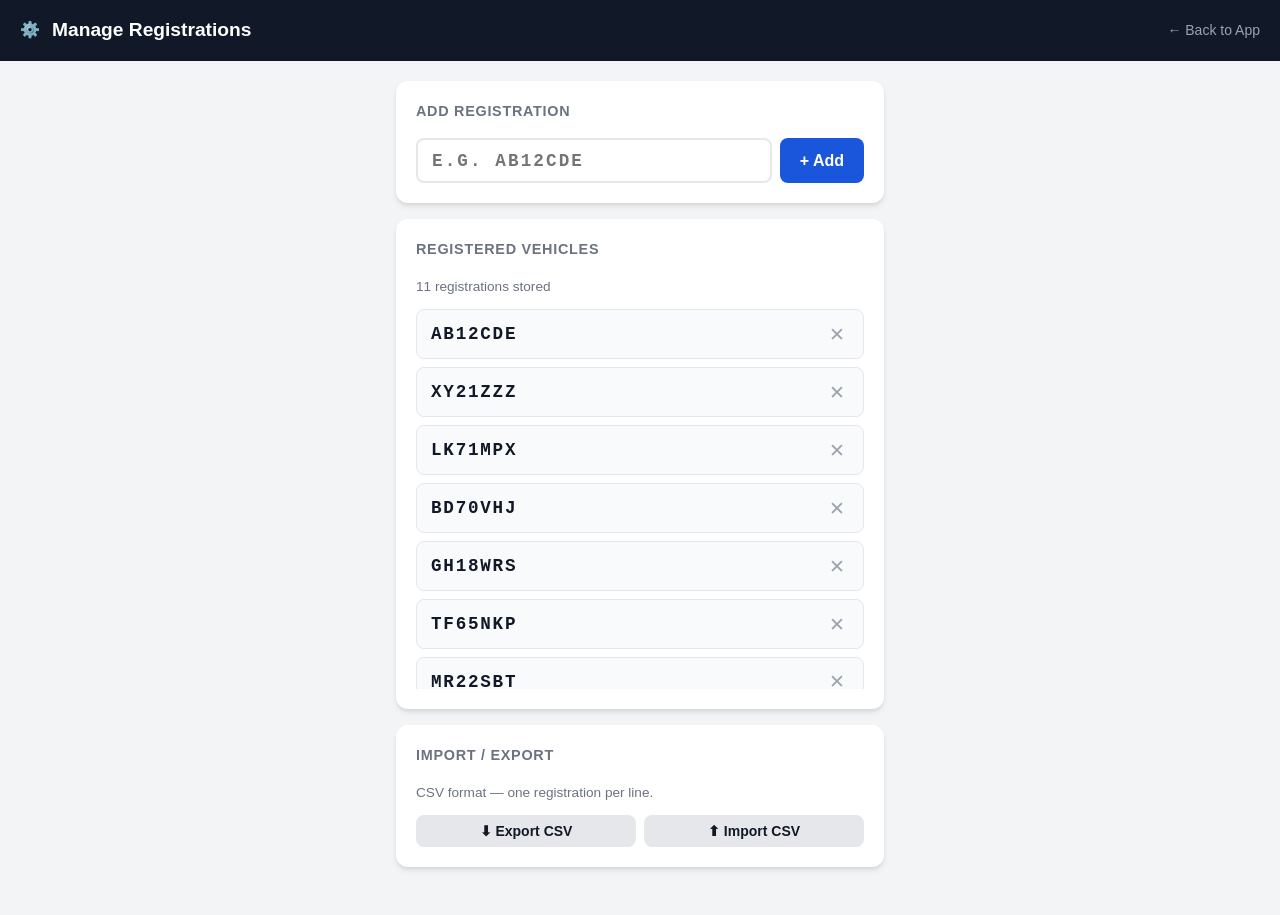
<file: admin.html>
<!DOCTYPE html>
<html lang="en">
<head>
  <meta charset="UTF-8" />
  <meta name="viewport" content="width=device-width, initial-scale=1.0, maximum-scale=1.0" />
  <meta name="theme-color" content="#111827" />
  <meta name="description" content="Manage the list of vehicles authorised to park." />
  <title>Admin – Car Parking Registration Check</title>
  <link rel="manifest" href="manifest.json" />
  <link rel="icon" type="image/png" href="icons/rs-group.png" />
  <link rel="apple-touch-icon" href="icons/rs-group.png" />
  <link rel="stylesheet" href="css/style.css" />
</head>
<body>

  <!-- ── Header ── -->
  <header class="admin-header">
    <span aria-hidden="true">⚙️</span>
    <h1>Manage Registrations</h1>
    <a href="index.html">← Back to App</a>
  </header>

  <main class="container">

    <!-- ── Add new registration ── -->
    <section class="card" aria-labelledby="add-title">
      <p class="card-title" id="add-title">Add Registration</p>
      <div class="add-form">
        <input
          id="add-input"
          type="text"
          maxlength="10"
          placeholder="e.g. AB12CDE"
          autocomplete="off"
          autocorrect="off"
          autocapitalize="characters"
          spellcheck="false"
          inputmode="text"
          aria-label="New registration number"
        />
        <button id="add-btn" class="btn btn-primary" type="button" style="flex:0 0 auto;">
          + Add
        </button>
      </div>
    </section>

    <!-- ── Registered vehicles ── -->
    <section class="card" aria-labelledby="list-title">
      <p class="card-title" id="list-title">Registered Vehicles</p>
      <p id="reg-count" class="reg-count"></p>
      <ul id="reg-list" class="reg-list" aria-label="List of registered vehicles"></ul>
    </section>

    <!-- ── Import / Export ── -->
    <section class="card" aria-labelledby="import-export-title">
      <p class="card-title" id="import-export-title">Import / Export</p>
      <p style="font-size:0.85rem;color:var(--color-text-muted);margin-bottom:0.75rem;">
        CSV format — one registration per line.
      </p>
      <div class="import-export-row">
        <button id="export-btn" class="btn btn-secondary btn-sm" type="button">⬇ Export CSV</button>
        <button id="import-btn" class="btn btn-secondary btn-sm" type="button">⬆ Import CSV</button>
        <input id="import-file" type="file" accept=".csv,.txt" class="hidden" aria-hidden="true" />
      </div>
    </section>

  </main>

  <!-- Toast notification -->
  <div id="toast" class="toast" role="alert" aria-live="assertive"></div>

  <!-- App data & admin logic -->
  <script src="js/registrations.js"></script>
  <script src="js/admin.js"></script>

  <!-- PWA: register service worker -->
  <script>
    if ('serviceWorker' in navigator) {
      navigator.serviceWorker.register('./service-worker.js');
    }
  </script>

</body>
</html>
</file>
<file: css/style.css>
/* ===== Reset & Base ===== */
*, *::before, *::after {
  box-sizing: border-box;
  margin: 0;
  padding: 0;
}

:root {
  --color-primary: #1a56db;
  --color-primary-dark: #1e429f;
  --color-success: #057a55;
  --color-success-bg: #def7ec;
  --color-success-border: #0e9f6e;
  --color-danger: #c81e1e;
  --color-danger-bg: #fde8e8;
  --color-danger-border: #f05252;
  --color-bg: #f3f4f6;
  --color-card: #ffffff;
  --color-text: #111827;
  --color-text-muted: #6b7280;
  --color-border: #e5e7eb;
  --radius: 12px;
  --shadow: 0 4px 6px -1px rgba(0,0,0,.1), 0 2px 4px -1px rgba(0,0,0,.06);
  --shadow-lg: 0 10px 15px -3px rgba(0,0,0,.1), 0 4px 6px -2px rgba(0,0,0,.05);
}

html {
  font-size: 16px;
  -webkit-text-size-adjust: 100%;
}

body {
  font-family: -apple-system, BlinkMacSystemFont, 'Segoe UI', Roboto, Oxygen, sans-serif;
  background: var(--color-bg);
  color: var(--color-text);
  min-height: 100vh;
  line-height: 1.5;
}

/* ===== Layout ===== */
.app-header {
  background: var(--color-primary);
  color: #fff;
  padding: 1rem 1.25rem;
  display: flex;
  align-items: center;
  gap: 0.75rem;
  box-shadow: var(--shadow);
}

.app-header .logo {
  font-size: 1.75rem;
  flex-shrink: 0;
}

.header-logo {
  width: 2.5rem;
  height: 2.5rem;
  border-radius: 6px;
  display: block;
  object-fit: contain;
}

.app-header h1 {
  font-size: 1.2rem;
  font-weight: 700;
  letter-spacing: 0.01em;
}

.app-header p {
  font-size: 0.8rem;
  opacity: 0.85;
}

.container {
  max-width: 520px;
  margin: 0 auto;
  padding: 1.25rem 1rem 2rem;
}

/* ===== Cards ===== */
.card {
  background: var(--color-card);
  border-radius: var(--radius);
  box-shadow: var(--shadow);
  padding: 1.25rem;
  margin-bottom: 1rem;
}

.card-title {
  font-size: 0.9rem;
  font-weight: 600;
  text-transform: uppercase;
  letter-spacing: 0.05em;
  color: var(--color-text-muted);
  margin-bottom: 1rem;
}

/* ===== Capture Area ===== */
.capture-area {
  display: flex;
  flex-direction: column;
  align-items: center;
  gap: 1rem;
}

.preview-box {
  width: 100%;
  aspect-ratio: 16/9;
  background: #1f2937;
  border-radius: 8px;
  overflow: hidden;
  display: flex;
  align-items: center;
  justify-content: center;
  position: relative;
}

.preview-placeholder {
  display: flex;
  flex-direction: column;
  align-items: center;
  gap: 0.5rem;
  color: #9ca3af;
  font-size: 0.875rem;
}

.preview-placeholder .icon {
  font-size: 3rem;
  opacity: 0.5;
}

#preview-img {
  width: 100%;
  height: 100%;
  object-fit: contain;
  display: none;
}

/* Plate-detection bounding-box overlay sits on top of the preview image */
.plate-overlay {
  position: absolute;
  top: 0;
  left: 0;
  width: 100%;
  height: 100%;
  pointer-events: none;
  display: none;
}

.btn-row {
  display: flex;
  gap: 0.75rem;
  width: 100%;
}

/* ===== Buttons ===== */
.btn {
  display: inline-flex;
  align-items: center;
  justify-content: center;
  gap: 0.4rem;
  font-size: 1rem;
  font-weight: 600;
  padding: 0.75rem 1.25rem;
  border-radius: 8px;
  border: none;
  cursor: pointer;
  transition: background 0.15s, transform 0.1s, opacity 0.15s;
  -webkit-tap-highlight-color: transparent;
  user-select: none;
  text-decoration: none;
}

.btn:active {
  transform: scale(0.97);
}

.btn-primary {
  background: var(--color-primary);
  color: #fff;
  flex: 1;
}

.btn-primary:hover {
  background: var(--color-primary-dark);
}

.btn-secondary {
  background: #e5e7eb;
  color: var(--color-text);
  flex: 1;
}

.btn-secondary:hover {
  background: #d1d5db;
}

.btn-success {
  background: var(--color-success);
  color: #fff;
  width: 100%;
}

.btn-danger {
  background: var(--color-danger);
  color: #fff;
}

.btn-sm {
  font-size: 0.875rem;
  padding: 0.5rem 0.875rem;
}

.btn[disabled] {
  opacity: 0.5;
  pointer-events: none;
}

/* ===== Registration Input ===== */
.reg-input-group {
  display: flex;
  flex-direction: column;
  gap: 0.5rem;
}

.reg-input-group label {
  font-size: 0.875rem;
  font-weight: 600;
  color: var(--color-text-muted);
}

.reg-input {
  font-size: 1.6rem;
  font-weight: 800;
  font-family: 'Courier New', Courier, monospace;
  letter-spacing: 0.15em;
  text-transform: uppercase;
  text-align: center;
  padding: 0.75rem 1rem;
  border: 2px solid var(--color-border);
  border-radius: 8px;
  width: 100%;
  background: #f9fafb;
  color: var(--color-text);
  outline: none;
  transition: border-color 0.15s;
}

.reg-input:focus {
  border-color: var(--color-primary);
  background: #fff;
}

.reg-input-hint {
  font-size: 0.8rem;
  color: var(--color-text-muted);
  text-align: center;
}

/* ===== OCR Status ===== */
.ocr-status {
  display: flex;
  align-items: center;
  gap: 0.5rem;
  font-size: 0.875rem;
  color: var(--color-text-muted);
  min-height: 1.5rem;
}

.spinner {
  width: 16px;
  height: 16px;
  border: 2px solid var(--color-border);
  border-top-color: var(--color-primary);
  border-radius: 50%;
  animation: spin 0.8s linear infinite;
  flex-shrink: 0;
}

@keyframes spin {
  to { transform: rotate(360deg); }
}

/* ===== Result Card ===== */
.result-card {
  display: none;
  flex-direction: column;
  align-items: center;
  gap: 1rem;
  text-align: center;
  padding: 1.75rem 1.25rem;
}

.result-card.visible {
  display: flex;
}

.result-icon {
  font-size: 5rem;
  line-height: 1;
  animation: pop 0.3s cubic-bezier(0.34,1.56,0.64,1) both;
}

@keyframes pop {
  from { transform: scale(0.5); opacity: 0; }
  to { transform: scale(1); opacity: 1; }
}

.result-badge {
  display: inline-block;
  font-size: 1.75rem;
  font-weight: 900;
  font-family: 'Courier New', Courier, monospace;
  letter-spacing: 0.15em;
  text-transform: uppercase;
  padding: 0.5rem 1.25rem;
  border-radius: 8px;
  border: 3px solid currentColor;
}

.result-message {
  font-size: 1.25rem;
  font-weight: 700;
}

.result-sub {
  font-size: 0.9rem;
  color: var(--color-text-muted);
}

.result-valid {
  color: var(--color-success);
  background: var(--color-success-bg);
  border-color: var(--color-success-border) !important;
}

.result-invalid {
  color: var(--color-danger);
  background: var(--color-danger-bg);
  border-color: var(--color-danger-border) !important;
}

.result-card.valid .result-message { color: var(--color-success); }
.result-card.invalid .result-message { color: var(--color-danger); }

/* ===== Admin Link ===== */
.admin-link {
  display: flex;
  justify-content: flex-end;
  padding: 0.5rem 0;
}

.admin-link a {
  font-size: 0.825rem;
  color: var(--color-text-muted);
  text-decoration: none;
  display: flex;
  align-items: center;
  gap: 0.3rem;
}

.admin-link a:hover {
  color: var(--color-primary);
  text-decoration: underline;
}

/* ===== Admin Page ===== */
.admin-header {
  background: #111827;
  color: #fff;
  padding: 1rem 1.25rem;
  display: flex;
  align-items: center;
  gap: 0.75rem;
}

.admin-header h1 {
  font-size: 1.2rem;
  font-weight: 700;
}

.admin-header a {
  color: #9ca3af;
  text-decoration: none;
  font-size: 0.875rem;
  margin-left: auto;
  display: flex;
  align-items: center;
  gap: 0.3rem;
}

.admin-header a:hover { color: #fff; }

.add-form {
  display: flex;
  gap: 0.5rem;
  align-items: stretch;
}

.add-form input {
  flex: 1;
  font-size: 1.1rem;
  font-weight: 700;
  font-family: 'Courier New', Courier, monospace;
  letter-spacing: 0.12em;
  text-transform: uppercase;
  padding: 0.65rem 0.875rem;
  border: 2px solid var(--color-border);
  border-radius: 8px;
  outline: none;
  transition: border-color 0.15s;
  min-width: 0;
}

.add-form input:focus {
  border-color: var(--color-primary);
}

.reg-count {
  font-size: 0.85rem;
  color: var(--color-text-muted);
  margin-bottom: 0.75rem;
}

.reg-list {
  list-style: none;
  display: flex;
  flex-direction: column;
  gap: 0.5rem;
  max-height: 380px;
  overflow-y: auto;
}

.reg-list li {
  display: flex;
  align-items: center;
  justify-content: space-between;
  padding: 0.65rem 0.875rem;
  background: #f9fafb;
  border: 1px solid var(--color-border);
  border-radius: 8px;
  font-family: 'Courier New', Courier, monospace;
  font-size: 1.1rem;
  font-weight: 700;
  letter-spacing: 0.1em;
}

.reg-list li .remove-btn {
  background: none;
  border: none;
  cursor: pointer;
  font-size: 1.2rem;
  color: #9ca3af;
  padding: 0.25rem;
  border-radius: 4px;
  transition: color 0.15s;
  line-height: 1;
}

.reg-list li .remove-btn:hover {
  color: var(--color-danger);
}

.empty-state {
  text-align: center;
  padding: 2rem 1rem;
  color: var(--color-text-muted);
  font-size: 0.9rem;
}

.empty-state .icon {
  font-size: 2.5rem;
  display: block;
  margin-bottom: 0.5rem;
}

.import-export-row {
  display: flex;
  gap: 0.5rem;
  flex-wrap: wrap;
}

.import-export-row .btn {
  flex: 1;
  min-width: 120px;
}

/* ===== Toast ===== */
.toast {
  position: fixed;
  bottom: 1.5rem;
  left: 50%;
  transform: translateX(-50%) translateY(100px);
  background: #1f2937;
  color: #fff;
  padding: 0.75rem 1.25rem;
  border-radius: 8px;
  font-size: 0.9rem;
  font-weight: 500;
  box-shadow: var(--shadow-lg);
  transition: transform 0.3s, opacity 0.3s;
  opacity: 0;
  pointer-events: none;
  white-space: nowrap;
  z-index: 1000;
}

.toast.show {
  transform: translateX(-50%) translateY(0);
  opacity: 1;
}

/* ===== Utility ===== */
.hidden {
  display: none !important;
}

.text-center { text-align: center; }

/* ===== Responsive ===== */
@media (max-width: 400px) {
  .reg-input {
    font-size: 1.3rem;
  }
  .result-icon {
    font-size: 4rem;
  }
  .result-message {
    font-size: 1.1rem;
  }
}
</file>
